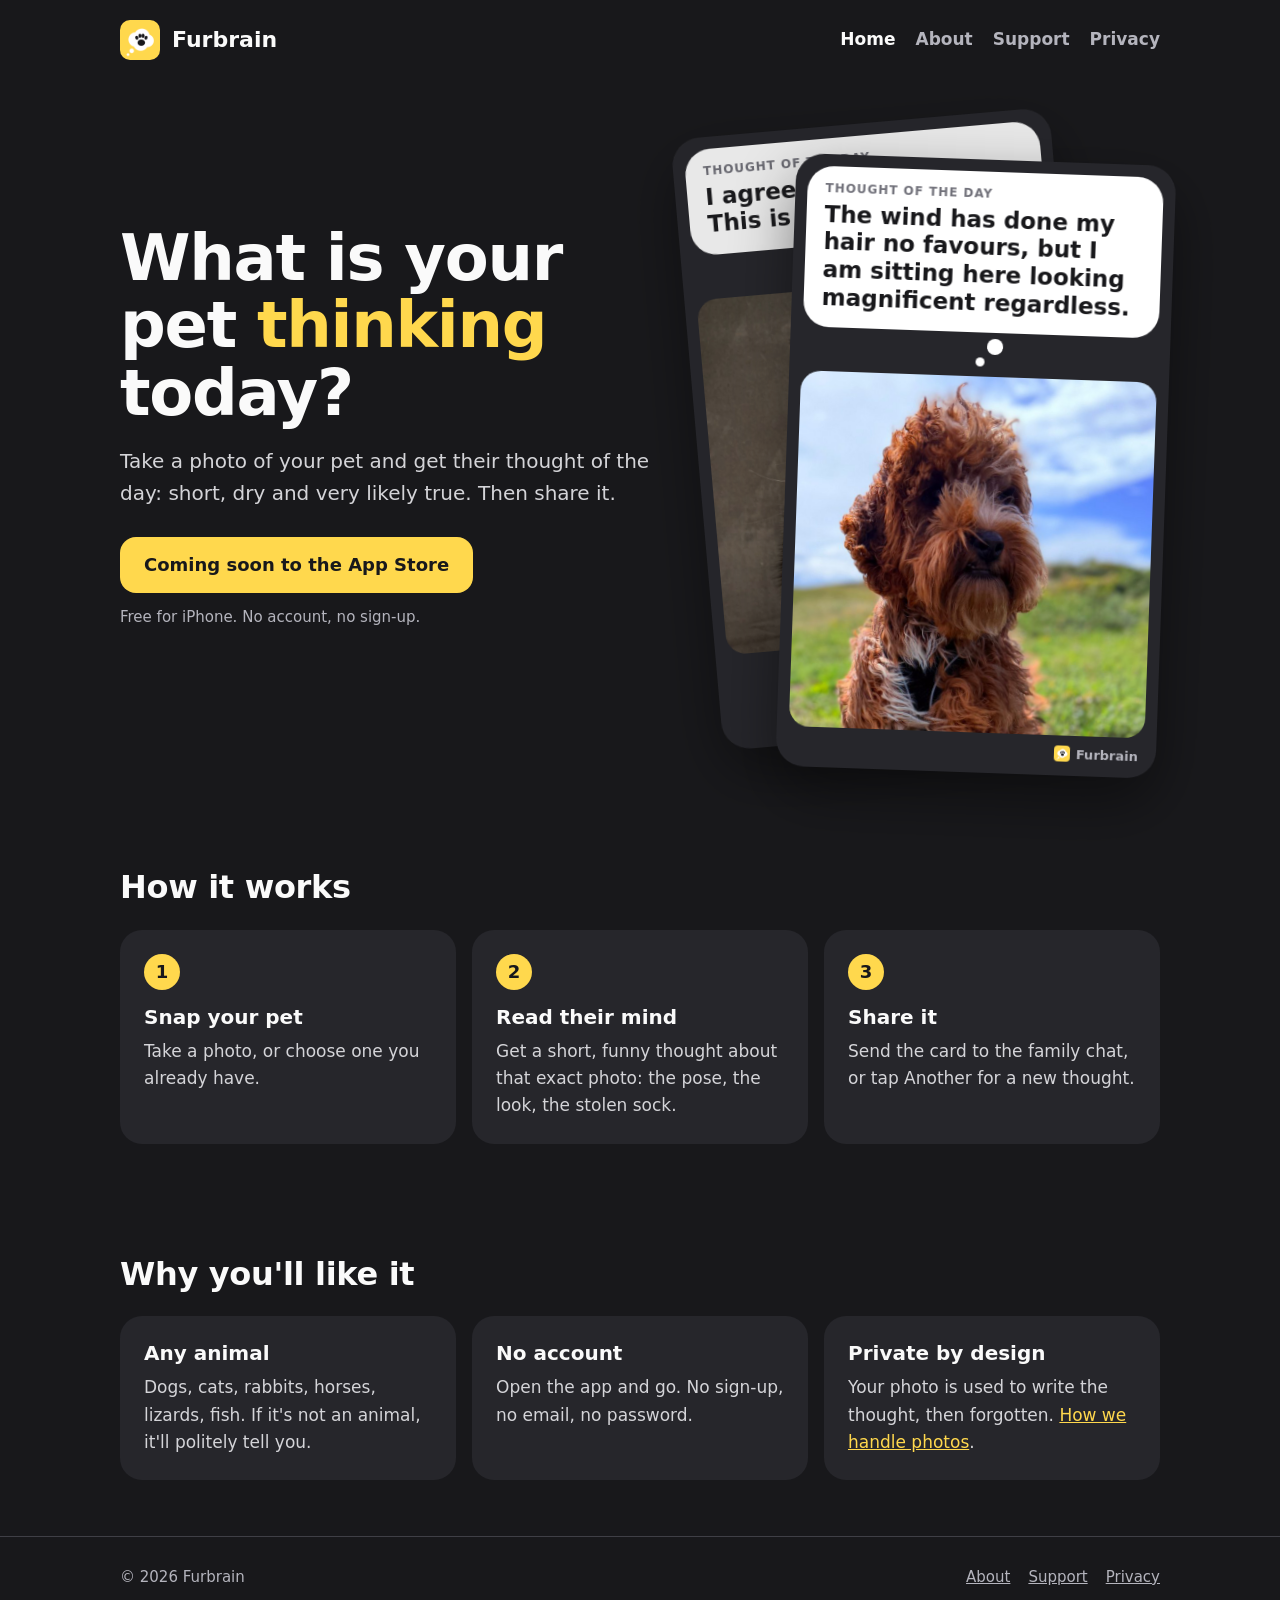
<file: index.html>
<!doctype html>
<html lang="en-GB">
<head>
<meta charset="utf-8">
<meta name="viewport" content="width=device-width, initial-scale=1">
<title>Furbrain: what is your pet thinking today?</title>
<meta name="description" content="Take a photo of your pet and get their quirky thought of the day. Free iPhone app. No account needed.">
<link rel="icon" type="image/png" sizes="64x64" href="favicon.png?v=2">
<link rel="shortcut icon" type="image/png" href="favicon.png?v=2">
<link rel="apple-touch-icon" sizes="180x180" href="apple-touch-icon.png?v=2">
<link rel="stylesheet" href="styles.css">
</head>
<body>
<header class="site-header">
  <div class="wrap">
    <a class="brand" href="index.html"><img src="apple-touch-icon.png" alt="">Furbrain</a>
    <nav class="nav" aria-label="Main">
      <a href="index.html" aria-current="page">Home</a>
      <a href="about.html">About</a>
      <a href="support.html">Support</a>
      <a href="privacy.html">Privacy</a>
    </nav>
  </div>
</header>

<main>
  <div class="wrap hero">
    <div>
      <h1>What is your pet <span>thinking</span> today?</h1>
      <p class="lead">Take a photo of your pet and get their thought of the day: short, dry and very likely true. Then share it.</p>
      <a class="badge" href="support.html">Coming soon to the App Store</a>
      <p class="small-note">Free for iPhone. No account, no sign-up.</p>
    </div>

    <div class="cards">
      <figure class="card card-back" aria-label="Example: a black and white cat posing for a portrait thinking 'I agreed to one portrait. This is the fourteenth.'">
        <div class="bubble">
          <small>Thought of the day</small>
          <p>I agreed to one portrait. This is the fourteenth.</p>
        </div>
        <span class="trail one"></span><span class="trail two"></span>
        <img class="photo" src="example-cat.jpg" alt="" width="800" height="800">
        <div class="logo"><img src="favicon.png" alt="">Furbrain</div>
      </figure>
      <figure class="card card-front" aria-label="Example: a windswept dog on a grassy hill thinking 'The wind has done my hair no favours, but I am sitting here looking magnificent regardless.'">
        <div class="bubble">
          <small>Thought of the day</small>
          <p>The wind has done my hair no favours, but I am sitting here looking magnificent regardless.</p>
        </div>
        <span class="trail one"></span><span class="trail two"></span>
        <img class="photo" src="example-dog.jpg" alt="" width="800" height="800">
        <div class="logo"><img src="favicon.png" alt="">Furbrain</div>
      </figure>
    </div>
  </div>

  <section>
    <div class="wrap">
      <h2>How it works</h2>
      <div class="steps">
        <div class="tile"><span class="num">1</span><h3>Snap your pet</h3><p>Take a photo, or choose one you already have.</p></div>
        <div class="tile"><span class="num">2</span><h3>Read their mind</h3><p>Get a short, funny thought about that exact photo: the pose, the look, the stolen sock.</p></div>
        <div class="tile"><span class="num">3</span><h3>Share it</h3><p>Send the card to the family chat, or tap Another for a new thought.</p></div>
      </div>
    </div>
  </section>

  <section>
    <div class="wrap">
      <h2>Why you'll like it</h2>
      <div class="features">
        <div class="tile"><h3>Any animal</h3><p>Dogs, cats, rabbits, horses, lizards, fish. If it's not an animal, it'll politely tell you.</p></div>
        <div class="tile"><h3>No account</h3><p>Open the app and go. No sign-up, no email, no password.</p></div>
        <div class="tile"><h3>Private by design</h3><p>Your photo is used to write the thought, then forgotten. <a href="privacy.html">How we handle photos</a>.</p></div>
      </div>
    </div>
  </section>
</main>

<footer class="site-footer">
  <div class="wrap">
    <span>© 2026 Furbrain</span>
    <nav aria-label="Footer">
      <a href="about.html">About</a>
      <a href="support.html">Support</a>
      <a href="privacy.html">Privacy</a>
    </nav>
  </div>
</footer>
</body>
</html>
</file>
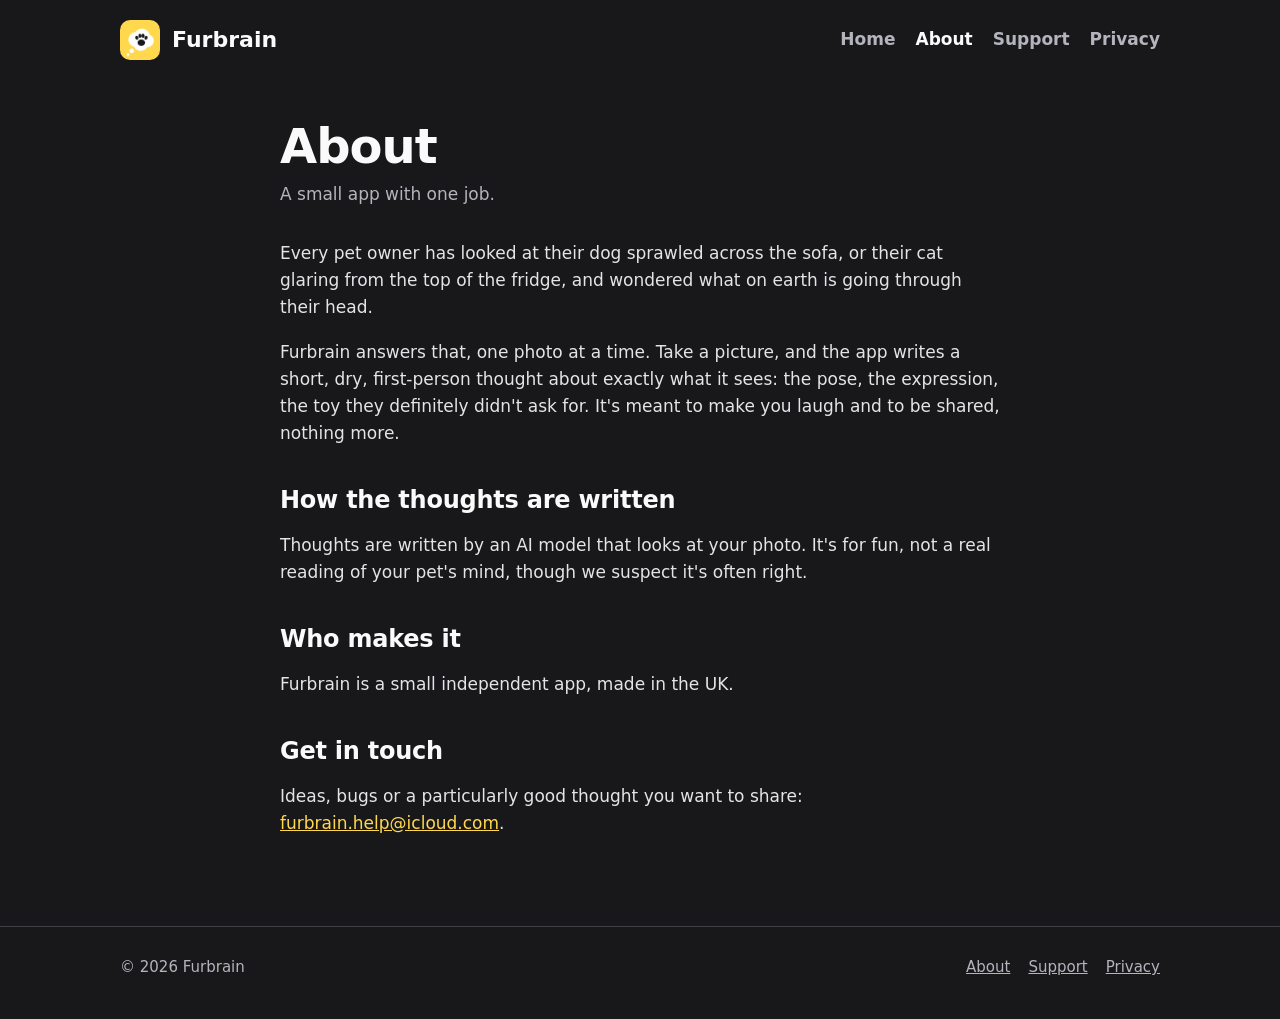
<file: about.html>
<!doctype html>
<html lang="en-GB">
<head>
<meta charset="utf-8">
<meta name="viewport" content="width=device-width, initial-scale=1">
<title>About Furbrain</title>
<meta name="description" content="Who makes Furbrain and why.">
<link rel="icon" type="image/png" sizes="64x64" href="favicon.png?v=2">
<link rel="shortcut icon" type="image/png" href="favicon.png?v=2">
<link rel="apple-touch-icon" sizes="180x180" href="apple-touch-icon.png?v=2">
<link rel="stylesheet" href="styles.css">
</head>
<body>
<header class="site-header">
  <div class="wrap">
    <a class="brand" href="index.html"><img src="apple-touch-icon.png" alt="">Furbrain</a>
    <nav class="nav" aria-label="Main">
      <a href="index.html">Home</a>
      <a href="about.html" aria-current="page">About</a>
      <a href="support.html">Support</a>
      <a href="privacy.html">Privacy</a>
    </nav>
  </div>
</header>

<main class="narrow page">
  <h1>About</h1>
  <p class="updated">A small app with one job.</p>

  <p>Every pet owner has looked at their dog sprawled across the sofa, or their cat glaring from the top of the fridge, and wondered what on earth is going through their head.</p>
  <p>Furbrain answers that, one photo at a time. Take a picture, and the app writes a short, dry, first-person thought about exactly what it sees: the pose, the expression, the toy they definitely didn't ask for. It's meant to make you laugh and to be shared, nothing more.</p>

  <h2>How the thoughts are written</h2>
  <p>Thoughts are written by an AI model that looks at your photo. It's for fun, not a real reading of your pet's mind, though we suspect it's often right.</p>

  <h2>Who makes it</h2>
  <p>Furbrain is a small independent app, made in the UK.</p>

  <h2>Get in touch</h2>
  <p>Ideas, bugs or a particularly good thought you want to share: <a href="mailto:furbrain.help@icloud.com">furbrain.help@icloud.com</a>.</p>
</main>

<footer class="site-footer">
  <div class="wrap">
    <span>© 2026 Furbrain</span>
    <nav aria-label="Footer">
      <a href="about.html">About</a>
      <a href="support.html">Support</a>
      <a href="privacy.html">Privacy</a>
    </nav>
  </div>
</footer>
</body>
</html>
</file>
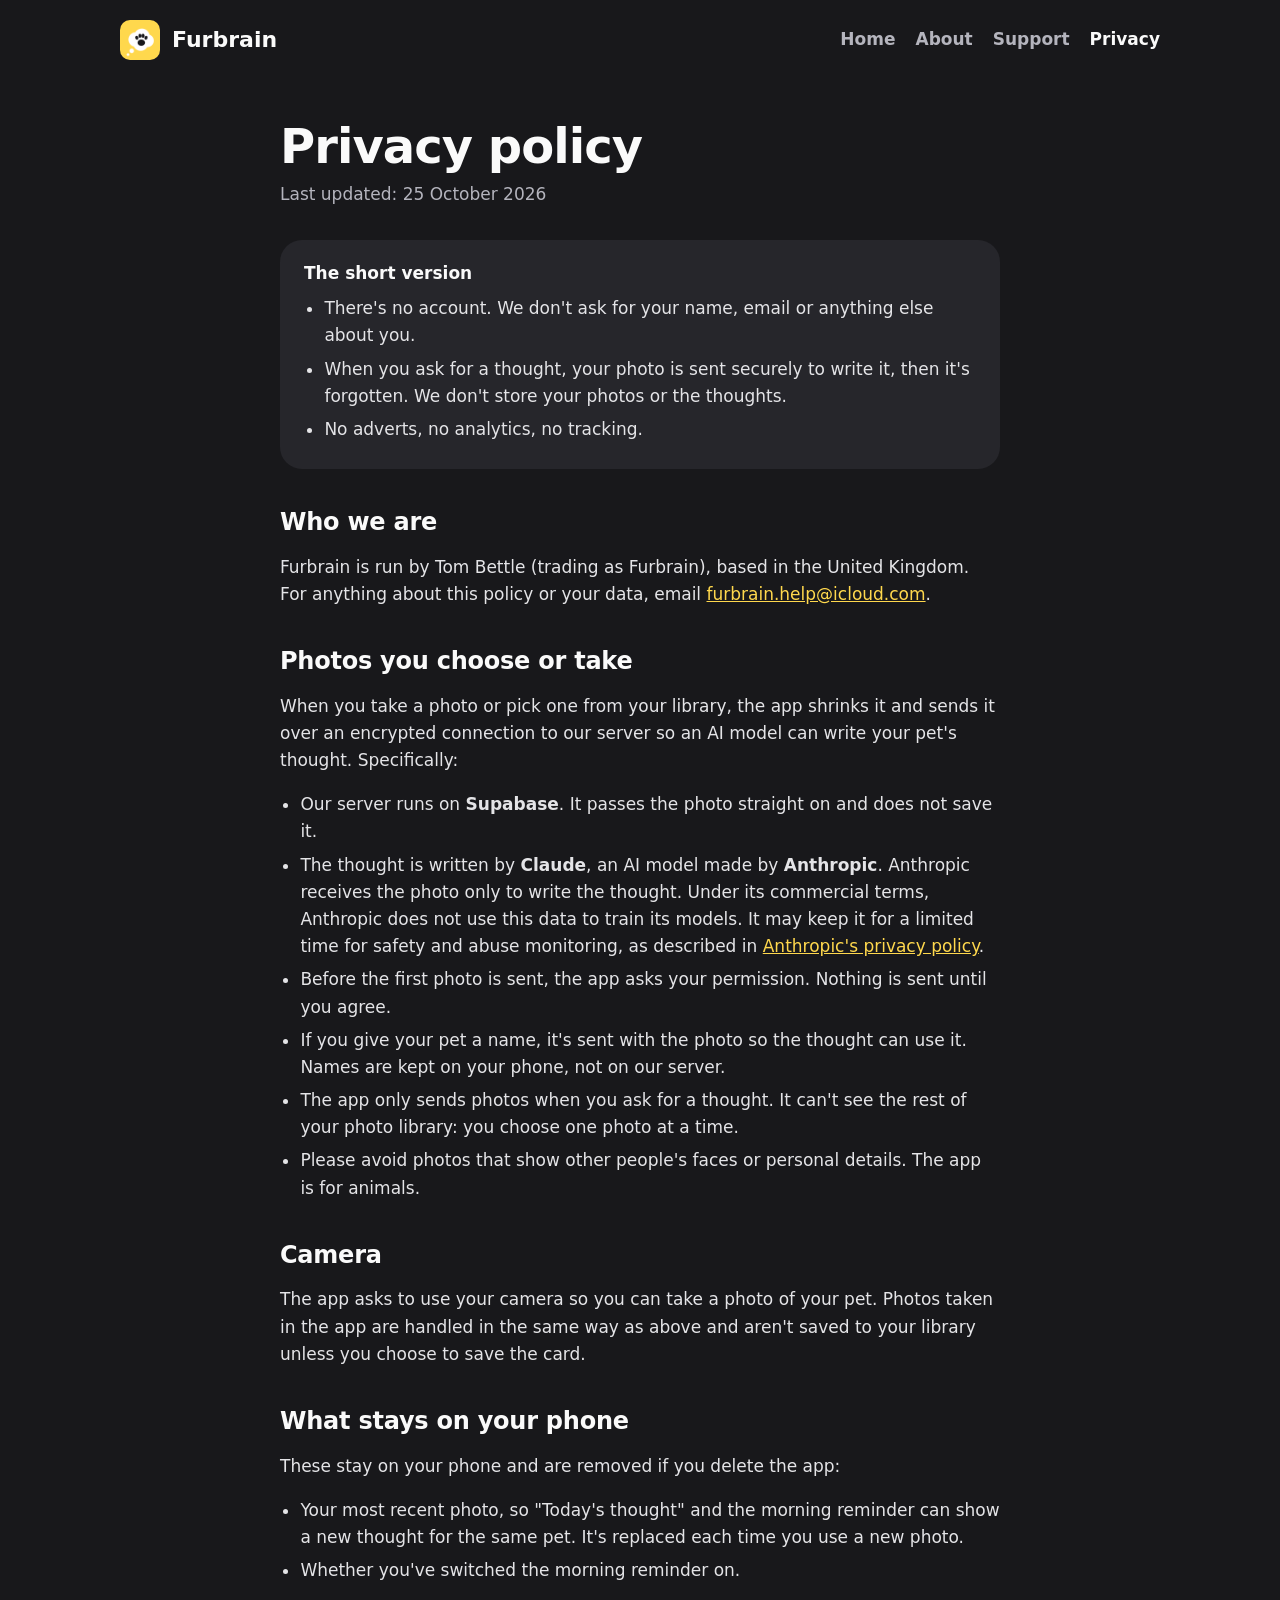
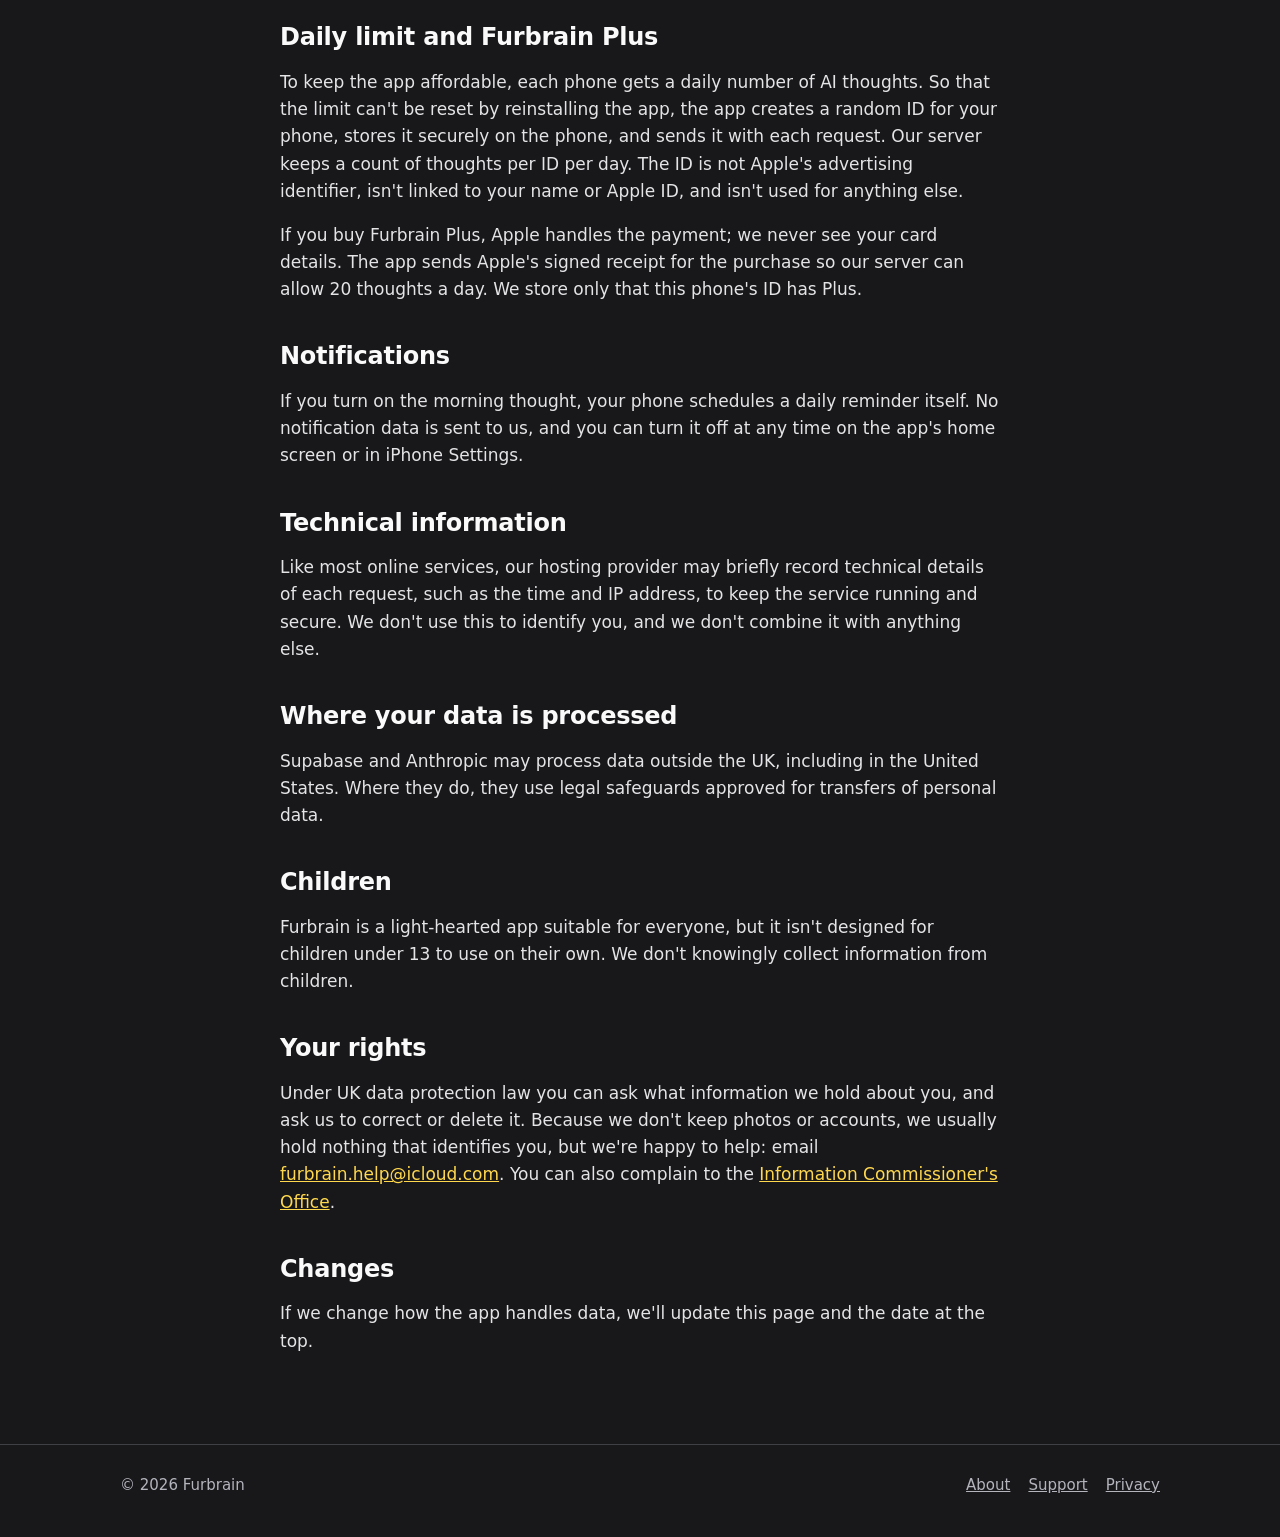
<file: privacy.html>
<!doctype html>
<html lang="en-GB">
<head>
<meta charset="utf-8">
<meta name="viewport" content="width=device-width, initial-scale=1">
<title>Privacy policy · Furbrain</title>
<meta name="description" content="How Furbrain handles your photos and data.">
<link rel="icon" type="image/png" sizes="64x64" href="favicon.png?v=2">
<link rel="shortcut icon" type="image/png" href="favicon.png?v=2">
<link rel="apple-touch-icon" sizes="180x180" href="apple-touch-icon.png?v=2">
<link rel="stylesheet" href="styles.css">
</head>
<body>
<header class="site-header">
  <div class="wrap">
    <a class="brand" href="index.html"><img src="apple-touch-icon.png" alt="">Furbrain</a>
    <nav class="nav" aria-label="Main">
      <a href="index.html">Home</a>
      <a href="about.html">About</a>
      <a href="support.html">Support</a>
      <a href="privacy.html" aria-current="page">Privacy</a>
    </nav>
  </div>
</header>

<main class="narrow page">
  <h1>Privacy policy</h1>
  <p class="updated">Last updated: 25 October 2026</p>

  <div class="summary">
    <strong>The short version</strong>
    <ul>
      <li>There's no account. We don't ask for your name, email or anything else about you.</li>
      <li>When you ask for a thought, your photo is sent securely to write it, then it's forgotten. We don't store your photos or the thoughts.</li>
      <li>No adverts, no analytics, no tracking.</li>
    </ul>
  </div>

  <h2>Who we are</h2>
  <p>Furbrain is run by Tom Bettle (trading as Furbrain), based in the United Kingdom. For anything about this policy or your data, email <a href="mailto:furbrain.help@icloud.com">furbrain.help@icloud.com</a>.</p>

  <h2>Photos you choose or take</h2>
  <p>When you take a photo or pick one from your library, the app shrinks it and sends it over an encrypted connection to our server so an AI model can write your pet's thought. Specifically:</p>
  <ul>
    <li>Our server runs on <strong>Supabase</strong>. It passes the photo straight on and does not save it.</li>
    <li>The thought is written by <strong>Claude</strong>, an AI model made by <strong>Anthropic</strong>. Anthropic receives the photo only to write the thought. Under its commercial terms, Anthropic does not use this data to train its models. It may keep it for a limited time for safety and abuse monitoring, as described in <a href="https://www.anthropic.com/legal/privacy">Anthropic's privacy policy</a>.</li>
    <li>Before the first photo is sent, the app asks your permission. Nothing is sent until you agree.</li>
    <li>If you give your pet a name, it's sent with the photo so the thought can use it. Names are kept on your phone, not on our server.</li>
    <li>The app only sends photos when you ask for a thought. It can't see the rest of your photo library: you choose one photo at a time.</li>
    <li>Please avoid photos that show other people's faces or personal details. The app is for animals.</li>
  </ul>

  <h2>Camera</h2>
  <p>The app asks to use your camera so you can take a photo of your pet. Photos taken in the app are handled in the same way as above and aren't saved to your library unless you choose to save the card.</p>

  <h2>What stays on your phone</h2>
  <p>These stay on your phone and are removed if you delete the app:</p>
  <ul>
    <li>Your most recent photo, so "Today's thought" and the morning reminder can show a new thought for the same pet. It's replaced each time you use a new photo.</li>
    <li>Whether you've switched the morning reminder on.</li>
  </ul>

  <h2>Daily limit and Furbrain Plus</h2>
  <p>To keep the app affordable, each phone gets a daily number of AI thoughts. So that the limit can't be reset by reinstalling the app, the app creates a random ID for your phone, stores it securely on the phone, and sends it with each request. Our server keeps a count of thoughts per ID per day. The ID is not Apple's advertising identifier, isn't linked to your name or Apple ID, and isn't used for anything else.</p>
  <p>If you buy Furbrain Plus, Apple handles the payment; we never see your card details. The app sends Apple's signed receipt for the purchase so our server can allow 20 thoughts a day. We store only that this phone's ID has Plus.</p>

  <h2>Notifications</h2>
  <p>If you turn on the morning thought, your phone schedules a daily reminder itself. No notification data is sent to us, and you can turn it off at any time on the app's home screen or in iPhone Settings.</p>

  <h2>Technical information</h2>
  <p>Like most online services, our hosting provider may briefly record technical details of each request, such as the time and IP address, to keep the service running and secure. We don't use this to identify you, and we don't combine it with anything else.</p>

  <h2>Where your data is processed</h2>
  <p>Supabase and Anthropic may process data outside the UK, including in the United States. Where they do, they use legal safeguards approved for transfers of personal data.</p>

  <h2>Children</h2>
  <p>Furbrain is a light-hearted app suitable for everyone, but it isn't designed for children under 13 to use on their own. We don't knowingly collect information from children.</p>

  <h2>Your rights</h2>
  <p>Under UK data protection law you can ask what information we hold about you, and ask us to correct or delete it. Because we don't keep photos or accounts, we usually hold nothing that identifies you, but we're happy to help: email <a href="mailto:furbrain.help@icloud.com">furbrain.help@icloud.com</a>. You can also complain to the <a href="https://ico.org.uk">Information Commissioner's Office</a>.</p>

  <h2>Changes</h2>
  <p>If we change how the app handles data, we'll update this page and the date at the top.</p>
</main>

<footer class="site-footer">
  <div class="wrap">
    <span>© 2026 Furbrain</span>
    <nav aria-label="Footer">
      <a href="about.html">About</a>
      <a href="support.html">Support</a>
      <a href="privacy.html">Privacy</a>
    </nav>
  </div>
</footer>
</body>
</html>
</file>
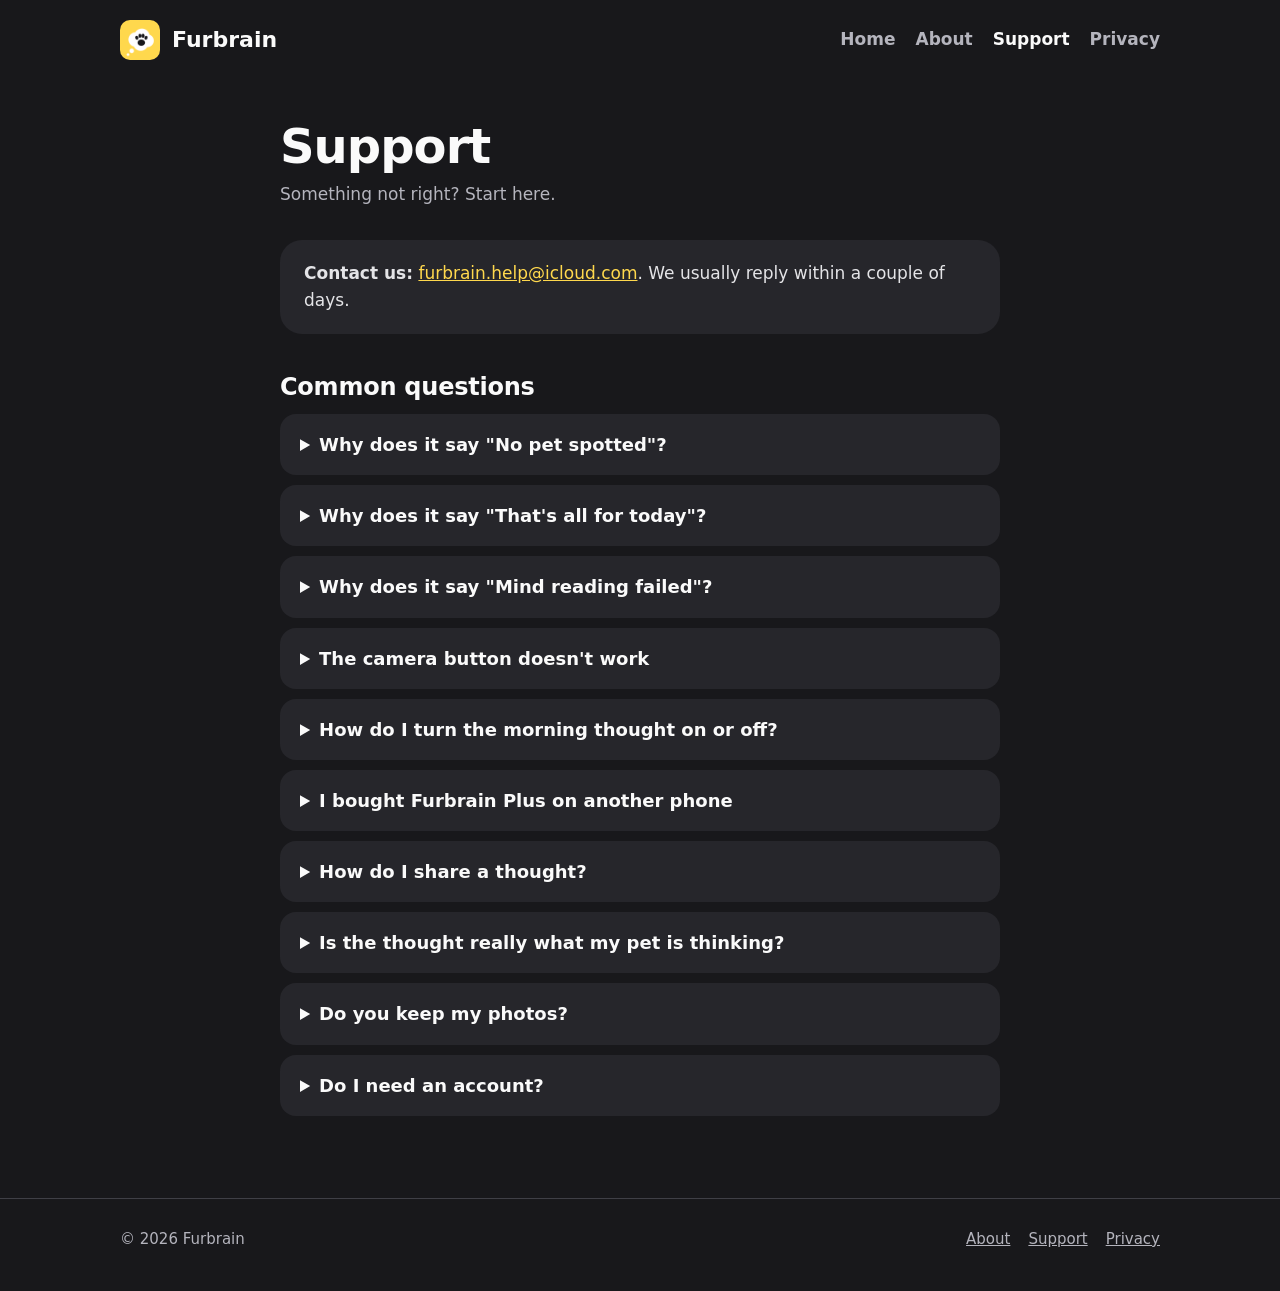
<file: support.html>
<!doctype html>
<html lang="en-GB">
<head>
<meta charset="utf-8">
<meta name="viewport" content="width=device-width, initial-scale=1">
<title>Support · Furbrain</title>
<meta name="description" content="Help with Furbrain: common questions and how to contact us.">
<link rel="icon" type="image/png" sizes="64x64" href="favicon.png?v=2">
<link rel="shortcut icon" type="image/png" href="favicon.png?v=2">
<link rel="apple-touch-icon" sizes="180x180" href="apple-touch-icon.png?v=2">
<link rel="stylesheet" href="styles.css">
</head>
<body>
<header class="site-header">
  <div class="wrap">
    <a class="brand" href="index.html"><img src="apple-touch-icon.png" alt="">Furbrain</a>
    <nav class="nav" aria-label="Main">
      <a href="index.html">Home</a>
      <a href="about.html">About</a>
      <a href="support.html" aria-current="page">Support</a>
      <a href="privacy.html">Privacy</a>
    </nav>
  </div>
</header>

<main class="narrow page">
  <h1>Support</h1>
  <p class="updated">Something not right? Start here.</p>

  <div class="summary">
    <p style="margin:0"><strong>Contact us:</strong> <a href="mailto:furbrain.help@icloud.com">furbrain.help@icloud.com</a>. We usually reply within a couple of days.</p>
  </div>

  <h2>Common questions</h2>

  <details>
    <summary>Why does it say "No pet spotted"?</summary>
    <p>The app couldn't see an animal in the photo. Try a photo where your pet is clearly visible and not too far away. Soft toys, drawings and people don't count, however cute.</p>
  </details>

  <details>
    <summary>Why does it say "That's all for today"?</summary>
    <p>You get 10 AI thoughts on your first day, then 3 a day for free. Furbrain Plus, a one-off purchase, gives you 20 a day. New thoughts are available each day. Ralph and Mr Pickles are always free.</p>
  </details>

  <details>
    <summary>Why does it say "Mind reading failed"?</summary>
    <p>The app couldn't reach our server, usually because of a weak internet connection. Check you're online and tap Try again. A failed attempt doesn't count towards your 10 a day.</p>
  </details>

  <details>
    <summary>The camera button doesn't work</summary>
    <p>You may have said no when the app asked to use the camera. To turn it back on, open the iPhone <strong>Settings</strong> app, scroll down to <strong>Furbrain</strong> and switch <strong>Camera</strong> on. You can still choose photos from your library without it.</p>
  </details>

  <details>
    <summary>How do I turn the morning thought on or off?</summary>
    <p>On the app's home screen, use the <strong>Morning thought</strong> switch. It sends one reminder at 9am. If the switch won't stay on, notifications are turned off for Furbrain: open iPhone <strong>Settings → Notifications → Furbrain</strong> and allow them.</p>
  </details>

  <details>
    <summary>I bought Furbrain Plus on another phone</summary>
    <p>Tap <strong>Furbrain Plus</strong> at the bottom of the home screen, then <strong>Restore purchase</strong>. Use the same Apple ID you bought it with.</p>
  </details>

  <details>
    <summary>How do I share a thought?</summary>
    <p>Tap <strong>Share</strong> under the card. You can send it to Messages, WhatsApp or Instagram, or save it to Photos.</p>
  </details>

  <details>
    <summary>Is the thought really what my pet is thinking?</summary>
    <p>It's written by an AI for fun, so treat it as entertainment. That said, if the cap fits.</p>
  </details>

  <details>
    <summary>Do you keep my photos?</summary>
    <p>No. Your photo is sent securely to write the thought and isn't stored by us. The <a href="privacy.html">privacy policy</a> has the details.</p>
  </details>

  <details>
    <summary>Do I need an account?</summary>
    <p>No. There's no sign-up, email or password.</p>
  </details>
</main>

<footer class="site-footer">
  <div class="wrap">
    <span>© 2026 Furbrain</span>
    <nav aria-label="Footer">
      <a href="about.html">About</a>
      <a href="support.html">Support</a>
      <a href="privacy.html">Privacy</a>
    </nav>
  </div>
</footer>
</body>
</html>
</file>
<file: styles.css>
/* Furbrain website: same colours as the app. */
:root {
  --bg: #18181b;
  --surface: #26262b;
  --border: #3f3f46;
  --text: #fafafa;
  --muted: #b4b4bd;
  --yellow: #ffd84d;
  --ink: #18181b;
  --radius: 22px;
  --font: ui-rounded, "SF Pro Rounded", -apple-system, BlinkMacSystemFont, "Segoe UI", system-ui, sans-serif;
  --body: -apple-system, BlinkMacSystemFont, "Segoe UI", system-ui, sans-serif;
}

* { box-sizing: border-box; }

html { -webkit-text-size-adjust: 100%; }

body {
  margin: 0;
  background: var(--bg);
  color: var(--text);
  font: 17px/1.6 var(--body);
}

a { color: var(--yellow); }
a:hover { color: #ffe587; }
a:focus-visible, button:focus-visible { outline: 2px solid var(--yellow); outline-offset: 3px; border-radius: 6px; }

.wrap { width: min(1040px, 100% - 32px); margin-inline: auto; }
.narrow { width: min(720px, 100% - 32px); margin-inline: auto; }

/* Header */
.site-header { padding: 20px 0; }
.site-header .wrap { display: flex; align-items: center; justify-content: space-between; gap: 16px; flex-wrap: wrap; }
.brand { display: flex; align-items: center; gap: 12px; color: var(--text); text-decoration: none; font: 700 22px/1 var(--font); }
.brand img { width: 40px; height: 40px; border-radius: 10px; }
.nav { display: flex; gap: 6px 20px; flex-wrap: wrap; }
.nav a { color: var(--muted); text-decoration: none; font-weight: 600; padding: 6px 0; }
.nav a:hover, .nav a[aria-current="page"] { color: var(--text); }

/* Hero */
.hero { display: grid; grid-template-columns: 1.1fr 0.9fr; gap: 48px; align-items: center; padding: 48px 0 72px; }
.hero h1 { font: 700 clamp(40px, 6vw, 64px)/1.05 var(--font); letter-spacing: -0.02em; margin: 0 0 18px; }
.hero h1 span { color: var(--yellow); }
.hero p.lead { font-size: 20px; color: #d4d4d8; margin: 0 0 28px; max-width: 30em; }
.badge {
  display: inline-flex; align-items: center; gap: 10px; min-height: 56px; padding: 0 24px;
  border-radius: 16px; background: var(--yellow); color: var(--ink);
  font: 700 18px/1 var(--font); text-decoration: none;
}
.badge:hover { color: var(--ink); background: #ffe587; }
.small-note { color: var(--muted); font-size: 15px; margin-top: 12px; }

/* Example card, as in the app */
.card { background: var(--surface); border-radius: 28px; padding: 12px; max-width: 380px; margin-inline: auto; box-shadow: 0 24px 60px rgba(0, 0, 0, 0.45); }
.bubble { background: #fff; color: var(--ink); border-radius: 26px; padding: 14px 18px 16px; }
.bubble small { display: block; font: 700 12px/1.4 var(--body); letter-spacing: 0.08em; text-transform: uppercase; color: #71717a; margin-bottom: 4px; }
.bubble p { margin: 0; font: 600 23px/1.2 var(--font); }
.trail { display: block; background: #fff; border-radius: 50%; }
.trail.one { width: 16px; height: 16px; margin: 6px 0 0 52%; }
.trail.two { width: 9px; height: 9px; margin: 3px 0 10px 49%; }
.card svg { display: block; width: 100%; height: auto; border-radius: 20px; }
.card .logo { display: flex; justify-content: flex-end; align-items: center; gap: 6px; padding: 10px 6px 2px; color: var(--muted); font: 600 13px/1 var(--font); }

/* Sections */
section { padding: 56px 0; }
h2 { font: 700 32px/1.15 var(--font); margin: 0 0 24px; letter-spacing: -0.01em; }
h3 { font: 700 20px/1.3 var(--font); margin: 0 0 8px; }
.steps, .features { display: grid; grid-template-columns: repeat(3, minmax(0, 1fr)); gap: 16px; }
.tile { background: var(--surface); border-radius: var(--radius); padding: 24px; }
.tile p { margin: 0; color: #d4d4d8; }
.num { display: inline-flex; width: 36px; height: 36px; border-radius: 18px; background: var(--yellow); color: var(--ink); align-items: center; justify-content: center; font: 700 18px/1 var(--font); margin-bottom: 14px; }

/* Text pages */
.page { padding: 24px 0 72px; }
.page h1 { font: 700 clamp(34px, 5vw, 48px)/1.1 var(--font); margin: 16px 0 8px; letter-spacing: -0.02em; }
.page .updated { color: var(--muted); margin: 0 0 32px; }
.page h2 { font-size: 24px; margin: 40px 0 12px; }
.page p, .page li { color: #e4e4e7; }
.page ul { padding-left: 1.2em; }
.page li { margin: 6px 0; }
.summary { background: var(--surface); border-radius: var(--radius); padding: 20px 24px; }
.summary ul { margin: 8px 0 0; }
details { background: var(--surface); border-radius: 16px; padding: 4px 20px; margin: 10px 0; }
summary { cursor: pointer; font: 700 18px/1.4 var(--font); padding: 14px 0; }
details p { margin: 0 0 16px; }
.placeholder { background: rgba(255, 216, 77, 0.15); color: var(--yellow); padding: 0 4px; border-radius: 4px; }

/* Footer */
.site-footer { border-top: 1px solid var(--border); padding: 28px 0 40px; color: var(--muted); font-size: 15px; }
.site-footer .wrap { display: flex; justify-content: space-between; gap: 12px 24px; flex-wrap: wrap; }
.site-footer nav { display: flex; gap: 18px; flex-wrap: wrap; }
.site-footer a { color: var(--muted); }

@media (max-width: 760px) {
  .hero { grid-template-columns: 1fr; gap: 40px; padding-top: 24px; }
  .steps, .features { grid-template-columns: 1fr; }
  section { padding: 40px 0; }
}

/* Two example cards in the hero: a real dog in front, the cat behind. */
.cards { position: relative; display: grid; justify-items: center; }
.cards .card { grid-area: 1 / 1; width: min(380px, 100%); margin: 0; }
.card-front { transform: rotate(2deg) translate(40px, 30px); z-index: 1; }
.card-back { transform: rotate(-5deg) translate(-50px, -10px); opacity: 0.9; }
.card .photo { display: block; width: 100%; height: auto; border-radius: 20px; }
.card .logo img { width: 16px; height: 16px; border-radius: 4px; }

@media (max-width: 760px) {
  .cards { gap: 24px; }
  .cards .card { grid-area: auto; transform: none; opacity: 1; }
  .card-back { order: 2; }
}
</file>
